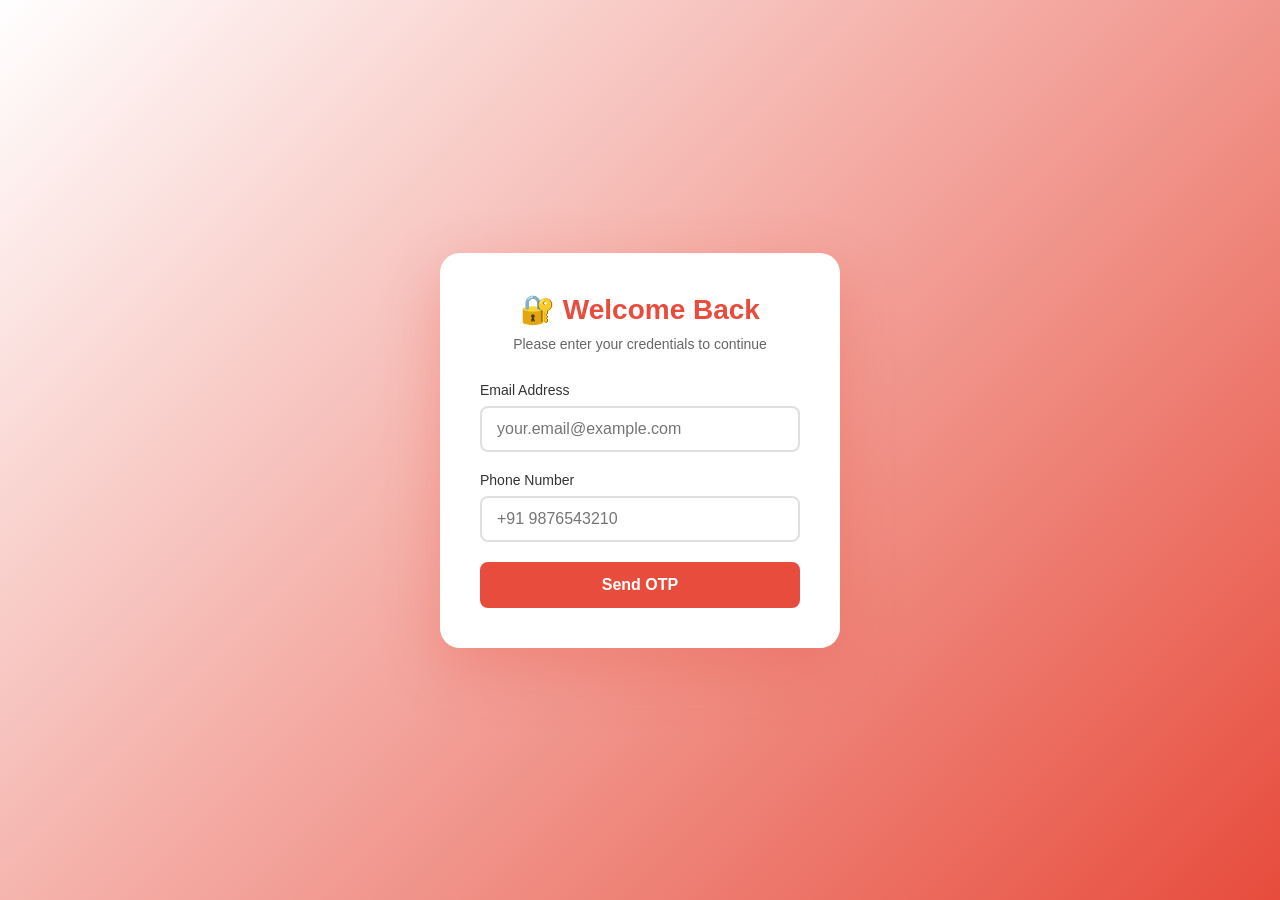
<file: Sop'sData.html>
<!DOCTYPE html>
<html lang="en">
<head>
  <meta charset="UTF-8" />
  <meta name="viewport" content="width=device-width, initial-scale=1.0">
  <title>Customer Support AMASTOR - Secure Login</title>
  <link rel="stylesheet" href="style.css">
</head>

<body>
  <!-- Authentication Screen -->
  <div id="authScreen">
    <div class="auth-container">
      <div id="loginForm">
        <h2>🔐 Welcome Back</h2>
        <p>Please enter your credentials to continue</p>

        <div class="input-group">
          <label for="emailInput">Email Address</label>
          <input type="email" id="emailInput" placeholder="your.email@example.com" />
        </div>

        <div class="input-group">
          <label for="phoneInput">Phone Number</label>
          <input type="tel" id="phoneInput" placeholder="+91 9876543210" />
        </div>

        <button class="btn" id="sendOtpBtn">Send OTP</button>

        <div class="error-message" id="loginError"></div>
        <div class="success-message" id="loginSuccess"></div>
      </div>

      <div class="otp-container" id="otpForm">
        <h2>🔑 Verify OTP</h2>
        <p>Enter the 6-digit code sent to your email</p>

        <div class="otp-inputs">
          <input type="text" maxlength="1" class="otp-input" data-index="0" />
          <input type="text" maxlength="1" class="otp-input" data-index="1" />
          <input type="text" maxlength="1" class="otp-input" data-index="2" />
          <input type="text" maxlength="1" class="otp-input" data-index="3" />
          <input type="text" maxlength="1" class="otp-input" data-index="4" />
          <input type="text" maxlength="1" class="otp-input" data-index="5" />
        </div>

        <button class="btn" id="verifyOtpBtn">Verify OTP</button>

        <div class="resend-link">
          <a id="resendOtpLink">Resend OTP</a>
        </div>

        <div class="error-message" id="otpError"></div>
        <div class="success-message" id="otpSuccess"></div>
      </div>
    </div>
  </div>

  <!-- Main Application Screen -->
  <div id="appScreen">
    <div class="app-header">
      <h1>licious</h1>
      <div class="user-info">
        <span id="userEmail"></span>
        <button class="logout-btn" id="logoutBtn">Logout</button>
      </div>
    </div>

    <div class="app-content">
      <div id="mainContent">
        <div id="greeting"></div>
        <select id="mainGroup" style="display:none;"></select>
        <select id="subGroup" style="display:none;"></select>
        <div id="instruction"></div>
      </div>

      <div id="sidebar">
        <h2>Important Scripts</h2>

        <h2>Egg Damage Calculator</h2>

        <label for="orderValue">Order Value (₹)</label>
        <input type="number" id="orderValue" placeholder="Enter order value" min="0" step="0.01" />

        <label for="packageOption">Package Option</label>
        <select id="packageOption" class="sidebar-input">
          <option value="6">6 Eggs</option>
          <option value="12">12 Eggs</option>
          <option value="30">30 Eggs</option>
        </select>

        <label for="damagedEggs">Number of Damaged Eggs</label>
        <input type="number" id="damagedEggs" placeholder="Enter number of damaged eggs" min="0" />

        <button id="calculateBtn">Calculate Refund</button>
        <div id="calc-result"></div>

        <div class="script-block">
          <h3>Halal Script</h3>
          <p>"We ensure all our meats comply with halal standards to respect your dietary requirements."</p>
        </div>

        <div class="script-block">
          <h3>Prawns Cleaning Script</h3>
          <p>At Licious, during the cleaning process of deveined prawns, only the intestinal tract (sand vein) along the top of the body is removed. The ventral vein, located on the underside of the prawn, is not removed, as it is safe for consumption.</p>
        </div>

        <div class="script-block">
          <h3>Cancellation Fee Script</h3>
          <p>We charge a cancellation fee because once an order is placed, we may have already started preparing your shipment or our delivery team could be on the way. Cancelling after the grace period causes disruptions to our operations and affects our delivery partners. It can also lead to food waste. To keep things fair and sustainable, we ask that you only cancel if necessary. We do offer a grace period to make things easier. Thanks for your understanding and support!</p>
        </div>

        <div class="script-block">
          <h3>COD Stop Script</h3>
          <p>We're moving fully to digital payments for a smoother delivery and payment experience, so Licious no longer accepts cash on delivery</p>
        </div>

        <div class="script-block">
          <h3>Infinity Subscription</h3>
          <p>"Our Infinity Subscription is very beneficial for getting up to 5% cashback in every transaction..get free delivery in every order..and you can save over 100rs in 1 month also all the cash back will be credited in licious wallet...even After infinity over you can use it within 30 days"</p>
        </div>
      </div>
    </div>
  </div>

  <script src="intex.js"></script>
</body>
</html>
</file>
<file: style.css>
/* style.css */
    * {
      margin: 0;
      padding: 0;
      box-sizing: border-box;
    }

    body {
      font-family: 'Segoe UI', Tahoma, Geneva, Verdana, sans-serif;
      height: 100vh;
      overflow: hidden;
      background: linear-gradient(135deg, #fff 0%, #e74c3c 100%);
    }

    #authScreen {
      display: flex;
      justify-content: center;
      align-items: center;
      height: 100vh;
      background: linear-gradient(135deg, #fff 0%, #e74c3c 100%);
    }

    .workflow-section {
      background: white;
      padding: 20px;
      border-radius: 8px;
      margin: 15px 0; 
      box-shadow: 0 2px 4px rgba(0,0,0,0.1);
      word-wrap: break-word;
      overflow-wrap: break-word;
      width: 100%;
      max-width: 100%;
      box-sizing: border-box;
      overflow: visible;
    }

    .auth-container {
      background: white;
      padding: 40px;
      border-radius: 20px;
      box-shadow: 0 20px 60px rgba(231, 76, 60, 0.3);
      width: 90%;
      max-width: 400px;
      animation: slideIn 0.5s ease-out;
    }

    @keyframes slideIn {
      from {
        opacity: 0;
        transform: translateY(-30px);
      }
      to {
        opacity: 1;
        transform: translateY(0);
      }
    }

    .auth-container h2 {
      color: #e74c3c;
      margin-bottom: 10px;
      text-align: center;
      font-size: 28px;
    }

    .auth-container p {
      color: #666;
      text-align: center;
      margin-bottom: 30px;
      font-size: 14px;
    }

    .input-group {
      margin-bottom: 20px;
    }

    .input-group label {
      display: block;
      margin-bottom: 8px;
      color: #333;
      font-weight: 500;
      font-size: 14px;
    }

    .input-group input {
      width: 100%;
      padding: 12px 15px;
      border: 2px solid #e0e0e0;
      border-radius: 8px;
      font-size: 16px;
      transition: all 0.3s;
    }

    .input-group input:focus {
      outline: none;
      border-color: #e74c3c;
      box-shadow: 0 0 0 3px rgba(231, 76, 60, 0.1);
    }

    .btn {
      width: 100%;
      padding: 14px;
      background: #e74c3c;
      color: white;
      border: none;
      border-radius: 8px;
      font-size: 16px;
      font-weight: 600;
      cursor: pointer;
      transition: transform 0.2s, box-shadow 0.2s;
    }

    .btn:hover {
      transform: translateY(-2px);
      box-shadow: 0 10px 20px rgba(231, 76, 60, 0.3);
      background: #c0392b;
    }

    .btn:active {
      transform: translateY(0);
    }

    .btn:disabled {
      opacity: 0.6;
      cursor: not-allowed;
      transform: none;
    }

    .error-message {
      color: #e74c3c;
      font-size: 14px;
      margin-top: 10px;
      text-align: center;
      display: none;
    }

    .success-message {
      color: #27ae60;
      font-size: 14px;
      margin-top: 10px;
      text-align: center;
      display: none;
    }

    .otp-container {
      display: none;
    }

    .otp-inputs {
      display: flex;
      gap: 10px;
      justify-content: center;
      margin-bottom: 20px;
    }

    .otp-input {
      width: 50px;
      height: 50px;
      text-align: center;
      font-size: 24px;
      font-weight: bold;
      border: 2px solid #e0e0e0;
      border-radius: 8px;
      transition: all 0.3s;
    }

    .otp-input:focus {
      outline: none;
      border-color: #e74c3c;
      box-shadow: 0 0 0 3px rgba(231, 76, 60, 0.1);
    }

    .resend-link {
      text-align: center;
      margin-top: 15px;
      font-size: 14px;
    }

    .resend-link a {
      color: #e74c3c;
      text-decoration: none;
      font-weight: 500;
      cursor: pointer;
    }

    .resend-link a:hover {
      text-decoration: underline;
    }

    #appScreen {
      display: none;
      height: 100vh;
    }

    .app-header {
      background: #e74c3c;
      color: white;
      padding: 15px 30px;
      display: flex;
      justify-content: space-between;
      align-items: center;
      box-shadow: 0 2px 10px rgba(0, 0, 0, 0.1);
    }

    .app-header h1 {
      font-size: 24px;
    }

    .user-info {
      display: flex;
      align-items: center;
      gap: 15px;
    }

    .logout-btn {
      padding: 8px 20px;
      background: rgba(255, 255, 255, 0.2);
      border: 2px solid white;
      color: white;
      border-radius: 6px;
      cursor: pointer;
      font-weight: 500;
      transition: all 0.3s;
    }

    .logout-btn:hover {
      background: white;
      color: #e74c3c;
    }

    .app-content {
      display: flex;
      height: calc(100vh - 70px);
    }

    #mainContent {
      flex: 2;
      padding: 20px;
      overflow-y: auto;
      background: #f5f5f5;
    }

    #sidebar {
      flex: 1;
      border-left: 2px solid #e0e0e0;
      padding: 20px;
      background-color: #fff;
      max-width: 400px;
      overflow-y: auto;
    }

    #greeting {
      font-weight: bold;
      margin-bottom: 15px;
      font-size: 18px;
      color: #333;
    }

    .search-box {
      width: 100%;
      max-width: 500px;
      margin-bottom: 20px;
      padding: 12px 15px;
      border: 2px solid #e0e0e0;
      border-radius: 8px;
      font-size: 16px;
      transition: all 0.3s;
    }

    .search-box:focus {
      outline: none;
      border-color: #e74c3c;
      box-shadow: 0 0 0 3px rgba(231, 76, 60, 0.1);
    }

    select {
      margin-top: 10px;
      width: 100%;
      max-width: 320px;
      padding: 10px;
      border: 2px solid #e0e0e0;
      border-radius: 8px;
      font-size: 16px;
      cursor: pointer;
      transition: all 0.3s;
    }

    select:focus {
      outline: none;
      border-color: #e74c3c;
    }

    #instruction {
      margin-top: 20px;
      white-space: pre-line;
      font-size: 15px;
      line-height: 1.6;
      background: white;
      padding: 20px;
      border-radius: 10px;
      box-shadow: 0 2px 10px rgba(0, 0, 0, 0.05);
    }

    .workflow-section {
      background: white;
      padding: 20px;
      border-radius: 10px;
      margin-bottom: 20px;
      box-shadow: 0 2px 10px rgba(0, 0, 0, 0.05);
    }

    .workflow-section h3 {
      color: #e74c3c;
      margin-bottom: 15px;
      font-size: 18px;
      border-bottom: 2px solid #e74c3c;
      padding-bottom: 10px;
    }

    .copy-btn {
      background: #27ae60;
      color: white;
      border: none;
      padding: 8px 16px;
      border-radius: 6px;
      cursor: pointer;
      font-size: 14px;
      margin-top: 10px;
      transition: all 0.3s;
    }

    .copy-btn:hover {
      background: #229954;
      transform: translateY(-2px);
    }

    .conditional-dropdown {
      margin: 15px 0;
      padding: 15px;
      background: #f8f9fa;
      border-left: 4px solid #3498db;
      border-radius: 8px;
    }

    .li-factor {
      color: #e74c3c;
      font-weight: bold;
    }

    .customer-factor {
      color: #3498db;
      font-weight: bold;
    }

    h2 {
      margin-top: 0;
      color: #333;
      margin-bottom: 20px;
    }

    h3 {
      color: #e74c3c;
      margin-bottom: 10px;
    }

    .script-block {
      background: #f8f9fa;
      border-left: 4px solid #e74c3c;
      margin-bottom: 15px;
      padding: 15px;
      border-radius: 8px;
      transition: all 0.3s;
    }

    .script-block:hover {
      box-shadow: 0 4px 12px rgba(231, 76, 60, 0.15);
      transform: translateX(5px);
    }

    label {
      display: block;
      margin-bottom: 8px;
      font-weight: 500;
      color: #333;
    }

    input[type="number"],
    select.sidebar-input {
      width: 100%;
      padding: 10px;
      border: 2px solid #e0e0e0;
      border-radius: 8px;
      font-size: 16px;
      margin-bottom: 15px;
    }

    button#calculateBtn {
      padding: 10px 20px;
      cursor: pointer;
      background: #e74c3c;
      color: white;
      border: none;
      border-radius: 8px;
      font-weight: 500;
      transition: all 0.3s;
      width: 100%;
    }

    button#calculateBtn:hover {
      background: #c0392b;
      transform: translateY(-2px);
      box-shadow: 0 4px 12px rgba(231, 76, 60, 0.3);
    }

    #calc-result {
      font-weight: bold;
      margin-top: 15px;
      padding: 15px;
      background: #f8f9fa;
      border-radius: 8px;
      color: #333;
    }

    .email-template {
      background: #f8f9fa;
      padding: 15px;
      border-radius: 8px;
      margin: 10px 0;
      font-family: monospace;
      font-size: 14px;
      white-space: pre-wrap;
    }

    .tagging-info {
      background: #e8f5e9;
      padding: 10px;
      border-radius: 6px;
      margin: 10px 0;
      color: #2e7d32;
      font-weight: 500;
    }

    .action-workflow {
      background: #fff3cd;
      padding: 15px;
      border-radius: 8px;
      margin: 10px 0;
      border-left: 4px solid #ffc107;
    }

    .action-workflow ul {
      margin-left: 20px;
      margin-top: 10px;
    }

    .action-workflow li {
      margin: 5px 0;
    }
</file>
